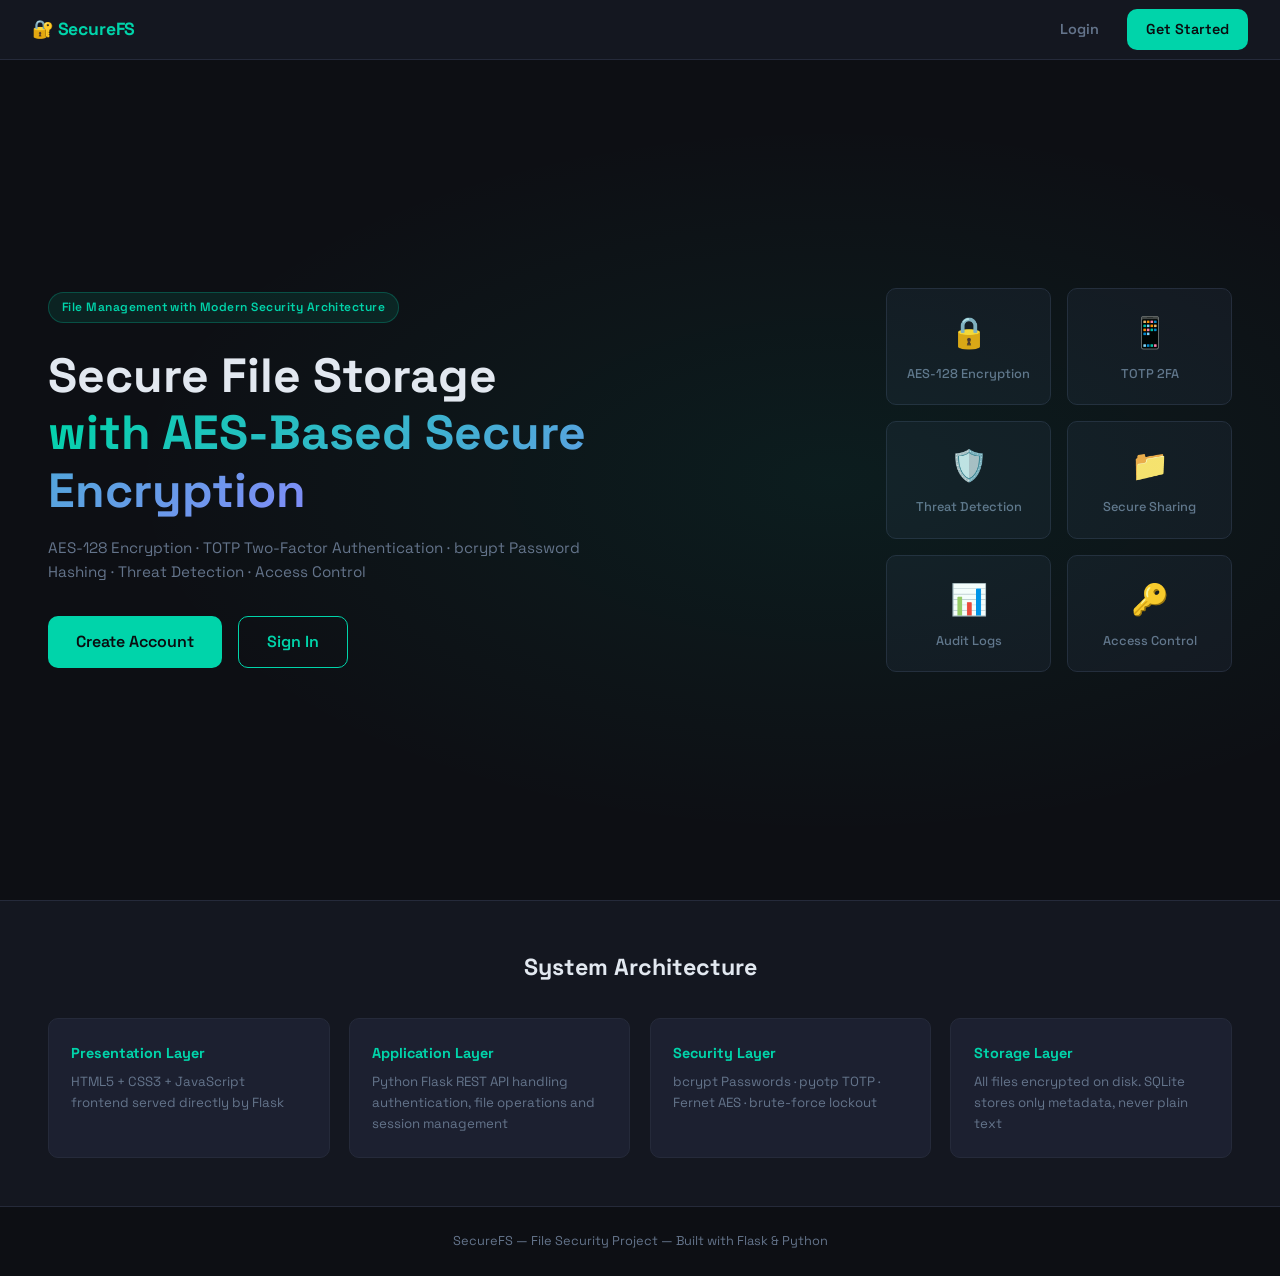
<file: frontend/index.html>
<!DOCTYPE html>
<html lang="en">
<head>
<meta charset="UTF-8">
<meta name="viewport" content="width=device-width, initial-scale=1.0">
<title>SecureFS — Secure File Management System</title>
<link rel="stylesheet" href="css/style.css">
</head>
<body>

<nav class="navbar">
  <div class="nav-brand">🔐 SecureFS</div>
  <div style="display:flex;gap:.5rem">
    <a href="login.html"    class="btn btn-ghost">Login</a>
    <a href="register.html" class="btn btn-primary">Get Started</a>
  </div>
</nav>

<section class="hero">
  <div class="hero-content">
    <div class="hero-badge">File Management with Modern Security Architecture</div>
    <h1 class="hero-title">
      Secure File Storage<br>
      <span class="grad">with AES-Based Secure Encryption</span>
    </h1>
    <p class="hero-sub">
      AES-128 Encryption &middot; TOTP Two-Factor Authentication &middot; bcrypt Password Hashing
      &middot; Threat Detection &middot; Access Control
    </p>
    <div class="hero-btns">
      <a href="register.html" class="btn btn-primary btn-lg">Create Account</a>
      <a href="login.html"    class="btn btn-outline btn-lg">Sign In</a>
    </div>
  </div>
  <div class="feat-grid">
    <div class="feat-card"><div class="feat-icon">🔒</div><div class="feat-label">AES-128 Encryption</div></div>
    <div class="feat-card"><div class="feat-icon">📱</div><div class="feat-label">TOTP 2FA</div></div>
    <div class="feat-card"><div class="feat-icon">🛡️</div><div class="feat-label">Threat Detection</div></div>
    <div class="feat-card"><div class="feat-icon">📁</div><div class="feat-label">Secure Sharing</div></div>
    <div class="feat-card"><div class="feat-icon">📊</div><div class="feat-label">Audit Logs</div></div>
    <div class="feat-card"><div class="feat-icon">🔑</div><div class="feat-label">Access Control</div></div>
  </div>
</section>

<section class="features-section">
  <h2 class="sec-title">System Architecture</h2>
  <div class="arch-grid">
    <div class="arch-card"><h3>Presentation Layer</h3><p>HTML5 + CSS3 + JavaScript frontend served directly by Flask</p></div>
    <div class="arch-card"><h3>Application Layer</h3><p>Python Flask REST API handling authentication, file operations and session management</p></div>
    <div class="arch-card"><h3>Security Layer</h3><p>bcrypt Passwords · pyotp TOTP · Fernet AES · brute-force lockout</p></div>
    <div class="arch-card"><h3>Storage Layer</h3><p>All files encrypted on disk. SQLite stores only metadata, never plain text</p></div>
  </div>
</section>

<footer class="footer">
  SecureFS &mdash; File Security Project &mdash; Built with Flask &amp; Python
</footer>

<script src="js/main.js"></script>
</body>
</html>
</file>
<file: frontend/css/style.css>
/* ============================================================
   SecureFS — Global Stylesheet (dark, monochrome + cyan accent)
   ============================================================ */
@import url('https://fonts.googleapis.com/css2?family=Space+Grotesk:wght@300;400;500;600;700&family=JetBrains+Mono:wght@400;600&display=swap');

:root {
  --bg:        #0d0f14;
  --bg2:       #141720;
  --bg3:       #1c2030;
  --border:    #252a3a;
  --text:      #e2e8f0;
  --muted:     #64748b;
  --accent:    #00d4aa;
  --green:     #34d399;
  --red:       #f87171;
  --yellow:    #fbbf24;
  --blue:      #60a5fa;
  --radius:    10px;
}

*, *::before, *::after { box-sizing: border-box; margin: 0; padding: 0; }
html { scroll-behavior: smooth; }
body { font-family: 'Space Grotesk', sans-serif; background: var(--bg); color: var(--text); min-height: 100vh; font-size: 15px; line-height: 1.6; }
a { color: var(--accent); text-decoration: none; }
a:hover { text-decoration: underline; }
code { font-family: 'JetBrains Mono', monospace; font-size: 0.85em; }

/* ── Buttons ── */
.btn { display: inline-flex; align-items: center; gap: 6px; padding: .55rem 1.2rem; border-radius: var(--radius); font-family: inherit; font-size: .9rem; font-weight: 600; cursor: pointer; border: none; transition: all .18s; text-decoration: none !important; }
.btn:disabled { opacity: .5; cursor: not-allowed; }
.btn-primary  { background: var(--accent); color: #0a0c0f; }
.btn-primary:hover  { background: #00efbe; transform: translateY(-1px); box-shadow: 0 4px 16px rgba(0,212,170,.3); }
.btn-outline  { background: transparent; border: 1.5px solid var(--accent); color: var(--accent); }
.btn-outline:hover  { background: rgba(0,212,170,.08); }
.btn-ghost    { background: transparent; color: var(--muted); }
.btn-ghost:hover    { color: var(--text); }
.btn-danger   { background: var(--red); color: #fff; }
.btn-danger:hover   { background: #ef4444; }
.btn-lg  { padding: .75rem 1.75rem; font-size: 1rem; }
.btn-sm  { padding: .3rem .75rem; font-size: .8rem; }
.btn-full { width: 100%; justify-content: center; margin-top: .5rem; }

/* ── Spinner ── */
.spinner { display: inline-block; width: 14px; height: 14px; border: 2px solid rgba(0,0,0,.25); border-top-color: #000; border-radius: 50%; animation: spin .7s linear infinite; vertical-align: middle; }
@keyframes spin { to { transform: rotate(360deg); } }

/* ── Navbar ── */
.navbar, .appnav { display: flex; align-items: center; justify-content: space-between; padding: 0 2rem; height: 60px; background: var(--bg2); border-bottom: 1px solid var(--border); position: sticky; top: 0; z-index: 100; }
.nav-brand { font-size: 1.1rem; font-weight: 700; color: var(--accent); letter-spacing: -.01em; }
.nav-links  { display: flex; gap: .15rem; }
.nl { padding: .4rem .85rem; border-radius: 8px; color: var(--muted); font-weight: 500; font-size: .88rem; transition: all .15s; }
.nl:hover, .nl.active { color: var(--text); background: var(--bg3); text-decoration: none; }
.nav-right  { display: flex; align-items: center; gap: .75rem; }
.nav-user   { font-size: .82rem; color: var(--muted); }

/* ── Hero / Landing ── */
.hero { display: flex; align-items: center; justify-content: space-between; padding: 5rem 3rem; min-height: calc(100vh - 60px); gap: 3rem; position: relative; overflow: hidden; }
.hero::before { content: ''; position: absolute; inset: 0; background: radial-gradient(ellipse at 65% 50%, rgba(0,212,170,.07) 0%, transparent 60%); pointer-events: none; }
.hero-content { flex: 1; max-width: 540px; position: relative; }
.hero-badge { display: inline-block; padding: .3rem .8rem; border-radius: 20px; background: rgba(0,212,170,.1); border: 1px solid rgba(0,212,170,.25); color: var(--accent); font-size: .75rem; font-weight: 600; letter-spacing: .04em; margin-bottom: 1.5rem; }
.hero-title { font-size: clamp(1.9rem,4vw,3rem); font-weight: 700; line-height: 1.2; margin-bottom: 1rem; }
.grad { background: linear-gradient(135deg, var(--accent) 0%, #818cf8 100%); -webkit-background-clip: text; -webkit-text-fill-color: transparent; background-clip: text; }
.hero-sub { color: var(--muted); margin-bottom: 2rem; font-size: .95rem; }
.hero-btns { display: flex; gap: 1rem; flex-wrap: wrap; }
.feat-grid { display: grid; grid-template-columns: repeat(2,1fr); gap: 1rem; }
.feat-card { background: var(--bg2); border: 1px solid var(--border); border-radius: var(--radius); padding: 1.25rem; text-align: center; transition: border-color .2s; }
.feat-card:hover { border-color: var(--accent); }
.feat-icon  { font-size: 1.9rem; margin-bottom: .4rem; }
.feat-label { font-size: .8rem; color: var(--muted); font-weight: 500; }
.features-section { padding: 3rem; background: var(--bg2); border-top: 1px solid var(--border); }
.sec-title { font-size: 1.45rem; font-weight: 700; text-align: center; margin-bottom: 2rem; }
.arch-grid { display: grid; grid-template-columns: repeat(auto-fit,minmax(210px,1fr)); gap: 1.2rem; }
.arch-card { background: var(--bg3); border: 1px solid var(--border); border-radius: var(--radius); padding: 1.4rem; }
.arch-card h3 { color: var(--accent); font-size: .9rem; margin-bottom: .4rem; }
.arch-card p  { color: var(--muted); font-size: .83rem; }
.footer { text-align: center; padding: 1.5rem; border-top: 1px solid var(--border); color: var(--muted); font-size: .8rem; }

/* ── Auth pages ── */
.auth-wrap { display: flex; align-items: center; justify-content: center; min-height: 100vh; padding: 1.5rem; }
.auth-card { background: var(--bg2); border: 1px solid var(--border); border-radius: 16px; padding: 2.4rem; width: 100%; max-width: 430px; box-shadow: 0 8px 40px rgba(0,0,0,.45); }
.auth-head { text-align: center; margin-bottom: 2rem; }
.auth-logo { font-size: 1.05rem; font-weight: 700; color: var(--accent); margin-bottom: .7rem; }
.auth-head h2 { font-size: 1.55rem; font-weight: 700; margin-bottom: .35rem; }
.auth-sub { color: var(--muted); font-size: .86rem; }
.auth-foot { text-align: center; margin-top: 1.25rem; color: var(--muted); font-size: .86rem; }
.back-link  { display: inline-block; color: var(--muted); font-size: .82rem; margin-bottom: .75rem; }

/* ── Forms ── */
.fg { margin-bottom: 1rem; }
.fg label { display: block; font-size: .82rem; font-weight: 600; color: var(--muted); margin-bottom: .35rem; letter-spacing: .02em; }
.fg input, .fg select { width: 100%; background: var(--bg3); border: 1.5px solid var(--border); border-radius: var(--radius); padding: .62rem .9rem; color: var(--text); font-family: inherit; font-size: .9rem; transition: border-color .18s; outline: none; }
.fg input:focus, .fg select:focus { border-color: var(--accent); }
.fg input::placeholder { color: var(--muted); }
.inp-wrap { position: relative; }
.inp-wrap input { padding-right: 2.6rem; }
.eye-btn { position: absolute; right: .65rem; top: 50%; transform: translateY(-50%); background: none; border: none; cursor: pointer; font-size: .95rem; line-height: 1; }

/* ── Messages ── */
.msg { display: none; padding: .6rem .9rem; border-radius: 8px; font-size: .84rem; font-weight: 500; margin: .7rem 0; }
.ok  { background: rgba(52,211,153,.12); color: var(--green); border: 1px solid rgba(52,211,153,.3); display: block; }
.err { background: rgba(248,113,113,.12); color: var(--red);   border: 1px solid rgba(248,113,113,.3); display: block; }

/* ── Password strength ── */
.pw-wrap { margin-top: .35rem; }
.pw-bar  { height: 4px; background: var(--bg3); border-radius: 4px; overflow: hidden; margin-bottom: 3px; }
.pw-fill { height: 100%; border-radius: 4px; transition: width .3s; }
.s1 { background: var(--red);    }
.s2 { background: var(--yellow); }
.s3 { background: var(--blue);   }
.s4 { background: var(--green);  }
.pw-lbl { font-size: .74rem; font-weight: 600; }

/* ── QR ── */
.qr-box  { display: flex; justify-content: center; margin: 1.1rem 0; }
.qr-img  { width: 175px; height: 175px; border-radius: 10px; border: 3px solid var(--accent); background: white; }
.secret-box { background: var(--bg3); border: 1px solid var(--border); border-radius: 8px; padding: .7rem 1rem; margin: .9rem 0; }
.secret-box small { font-size: .74rem; color: var(--muted); display: block; margin-bottom: .25rem; }
.secret-code { font-family: 'JetBrains Mono', monospace; font-size: .88rem; color: var(--accent); word-break: break-all; }
.steps { margin: .9rem 0; }
.step  { display: flex; align-items: center; gap: .65rem; padding: .4rem 0; font-size: .86rem; color: var(--muted); }
.step-n { display: inline-flex; align-items: center; justify-content: center; width: 20px; height: 20px; background: var(--accent); color: #0a0c0f; border-radius: 50%; font-weight: 700; font-size: .7rem; flex-shrink: 0; }

/* ── App layout ── */
.appmain { max-width: 1100px; margin: 0 auto; padding: 2rem 1.5rem; }
.pg-head  { display: flex; align-items: flex-start; justify-content: space-between; margin-bottom: 2rem; flex-wrap: wrap; gap: .75rem; }
.pg-head h1 { font-size: 1.7rem; font-weight: 700; }
.pg-head p  { color: var(--muted); font-size: .88rem; margin-top: .2rem; }

/* ── Stats ── */
.stats-grid { display: grid; grid-template-columns: repeat(auto-fit,minmax(175px,1fr)); gap: 1rem; margin-bottom: 2rem; }
.stat-card  { background: var(--bg2); border: 1px solid var(--border); border-radius: var(--radius); padding: 1.4rem; text-align: center; transition: border-color .2s; }
.stat-card:hover { border-color: var(--accent); }
.stat-icon { font-size: 1.9rem; margin-bottom: .4rem; }
.stat-val  { font-size: 2rem; font-weight: 700; font-family: 'JetBrains Mono', monospace; color: var(--accent); }
.stat-lbl  { font-size: .78rem; color: var(--muted); margin-top: .2rem; }

/* ── Dash two-col ── */
.dash-grid { display: grid; grid-template-columns: 1fr 1fr; gap: 1.5rem; margin-bottom: 1.5rem; }
.panel { background: var(--bg2); border: 1px solid var(--border); border-radius: var(--radius); padding: 1.4rem; }
.panel h3 { font-size: .82rem; font-weight: 700; color: var(--muted); text-transform: uppercase; letter-spacing: .05em; margin-bottom: 1rem; }

/* ── Mini file rows ── */
.frow { display: flex; align-items: center; gap: .7rem; padding: .55rem 0; border-bottom: 1px solid var(--border); font-size: .87rem; }
.frow:last-child { border-bottom: none; }
.frow-name { flex: 1; overflow: hidden; text-overflow: ellipsis; white-space: nowrap; }
.frow-size { color: var(--muted); font-size: .78rem; }
.enc-y { color: var(--green); } .enc-n { color: var(--red); }

/* ── Log rows ── */
.lrow { display: flex; align-items: center; gap: .7rem; padding: .5rem 0; border-bottom: 1px solid var(--border); font-size: .82rem; }
.lrow:last-child { border-bottom: none; }
.lbadge { font-family: 'JetBrains Mono', monospace; font-size: .7rem; font-weight: 700; padding: .12rem .38rem; border-radius: 4px; min-width: 58px; text-align: center; }
.lrow.info .lbadge     { background: rgba(96,165,250,.15); color: var(--blue); }
.lrow.warning .lbadge  { background: rgba(251,191,36,.15); color: var(--yellow); }
.lrow.critical .lbadge { background: rgba(248,113,113,.15); color: var(--red); }
.laction { flex: 1; font-family: 'JetBrains Mono', monospace; font-size: .79rem; }
.ltime   { color: var(--muted); font-size: .76rem; }

/* ── Quick actions ── */
.qa-grid { display: flex; gap: 1rem; flex-wrap: wrap; margin-top: .75rem; }
.qa-btn  { display: flex; align-items: center; gap: .5rem; padding: .7rem 1.2rem; background: var(--bg3); border: 1px solid var(--border); border-radius: var(--radius); color: var(--text); font-weight: 600; font-size: .88rem; transition: all .18s; text-decoration: none !important; }
.qa-btn:hover { border-color: var(--accent); color: var(--accent); transform: translateY(-1px); }

/* ── Upload page ── */
.upload-card { background: var(--bg2); border: 1px solid var(--border); border-radius: var(--radius); padding: 2rem; max-width: 580px; }
.dropzone { border: 2px dashed var(--border); border-radius: var(--radius); padding: 2.5rem 2rem; text-align: center; transition: all .2s; cursor: pointer; }
.dropzone:hover, .dropzone.dragover { border-color: var(--accent); background: rgba(0,212,170,.03); }
.dz-icon { font-size: 3rem; margin-bottom: .7rem; }
.dz-text { font-size: .98rem; font-weight: 600; margin-bottom: .3rem; }
.dz-sub  { color: var(--muted); font-size: .84rem; margin-bottom: 1rem; }
.preview { display: flex; align-items: center; gap: .75rem; padding: .85rem; background: var(--bg3); border: 1px solid var(--border); border-radius: var(--radius); margin: 1rem 0; }
.prev-icon { font-size: 2rem; }
.prev-name { font-weight: 600; font-size: .88rem; }
.prev-size { color: var(--muted); font-size: .78rem; }
.prev-info { flex: 1; }
.checklist { background: var(--bg3); border-radius: var(--radius); padding: .9rem 1.1rem; margin: 1.1rem 0; }
.checklist h4 { font-size: .78rem; font-weight: 700; color: var(--muted); text-transform: uppercase; letter-spacing: .05em; margin-bottom: .65rem; }
.chk { padding: .35rem 0; font-family: 'JetBrains Mono', monospace; font-size: .8rem; color: var(--muted); transition: color .25s; }
.chk.done { color: var(--green); }
.chk.fail { color: var(--red); }
.allowed  { margin-top: 1.1rem; font-size: .8rem; color: var(--muted); }

/* ── Files table ── */
.tbl-wrap { overflow-x: auto; }
table.ftbl { width: 100%; border-collapse: collapse; font-size: .87rem; }
.ftbl th { text-align: left; padding: .6rem .75rem; border-bottom: 2px solid var(--border); color: var(--muted); font-size: .76rem; text-transform: uppercase; letter-spacing: .04em; white-space: nowrap; }
.ftbl td { padding: .7rem .75rem; border-bottom: 1px solid var(--border); vertical-align: middle; }
.ftbl tr:hover td { background: var(--bg3); }
.acts { display: flex; gap: .35rem; flex-wrap: wrap; }
.tg { color: var(--green); } .tr { color: var(--red); }

/* ── Tabs ── */
.tabs { display: flex; gap: .2rem; margin-bottom: 1.5rem; background: var(--bg2); border: 1px solid var(--border); border-radius: var(--radius); padding: .28rem; width: fit-content; }
.tab { padding: .42rem 1.2rem; border-radius: 8px; border: none; background: transparent; color: var(--muted); font-family: inherit; font-weight: 600; font-size: .86rem; cursor: pointer; transition: all .15s; }
.tab.active { background: var(--bg3); color: var(--text); }

/* ── Modal ── */
.overlay { position: fixed; inset: 0; background: rgba(0,0,0,.65); display: flex; align-items: center; justify-content: center; z-index: 200; }
.modal   { background: var(--bg2); border: 1px solid var(--border); border-radius: 16px; padding: 2rem; width: 100%; max-width: 420px; box-shadow: 0 8px 40px rgba(0,0,0,.5); }
.modal h3 { margin-bottom: 1.2rem; font-size: 1.15rem; }
.modal-acts { display: flex; gap: .75rem; justify-content: flex-end; margin-top: 1.2rem; }

/* ── Share page ── */
.share-card { background: var(--bg2); border: 1px solid var(--border); border-radius: var(--radius); padding: 1.7rem; max-width: 540px; margin-bottom: 2rem; }
.share-card h3 { margin-bottom: 1.2rem; font-size: 1.05rem; }
.toggle-row { display: flex; align-items: center; gap: .75rem; }
.tgl { position: relative; display: inline-block; width: 42px; height: 22px; }
.tgl input { display: none; }
.tgl-slider { position: absolute; inset: 0; background: var(--bg3); border: 1px solid var(--border); border-radius: 11px; transition: background .2s; cursor: pointer; }
.tgl input:checked + .tgl-slider { background: var(--accent); }
.tgl-slider::after { content: ''; position: absolute; top: 2px; left: 2px; width: 16px; height: 16px; background: white; border-radius: 50%; transition: left .18s; }
.tgl input:checked + .tgl-slider::after { left: 22px; }

/* ── Empty state ── */
.empty { color: var(--muted); font-size: .9rem; padding: 2rem; text-align: center; }

/* ── Util ── */
.hidden { display: none !important; }

@media (max-width: 768px) {
  .dash-grid { grid-template-columns: 1fr; }
  .hero { flex-direction: column; padding: 3rem 1.5rem; }
  .appnav .nav-links { display: none; }
}
</file>
